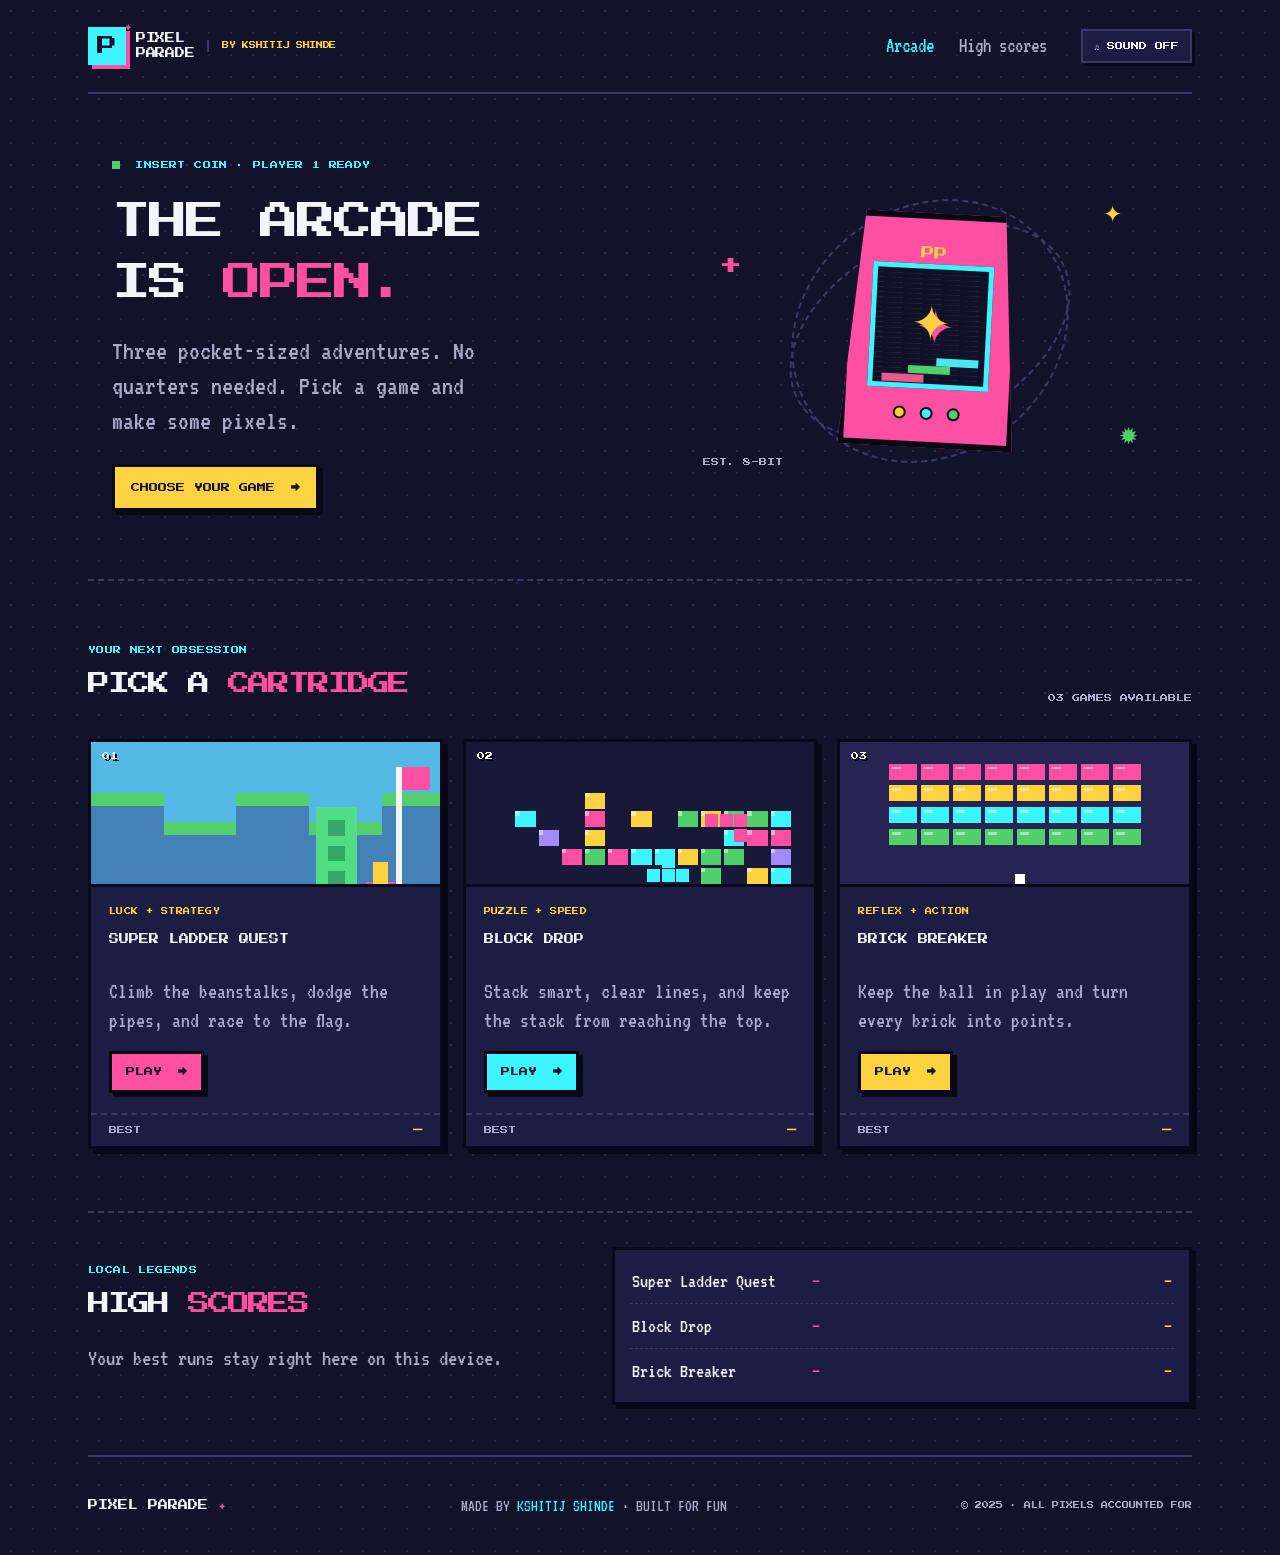
<file: index.html>
<!doctype html>
<html lang="en">
<head>
  <meta charset="utf-8"><meta name="viewport" content="width=device-width, initial-scale=1">
  <meta name="theme-color" content="#12122b"><meta name="description" content="Three tiny arcade adventures. Big pixel energy.">
  <title>PIXEL PARADE — Tiny arcade, big adventure</title><link rel="preconnect" href="https://fonts.googleapis.com"><link rel="preconnect" href="https://fonts.gstatic.com" crossorigin><link href="https://fonts.googleapis.com/css2?family=Press+Start+2P&family=VT323&display=swap" rel="stylesheet"><link rel="stylesheet" href="styles.css">
</head>
<body><div class="site-shell"><header class="site-header"><a class="brand" href="index.html" aria-label="Pixel Parade home"><span class="brand-mark">P<span>✦</span></span><span>PIXEL<br>PARADE</span><span class="header-credit">BY KSHITIJ SHINDE</span></a><nav><a class="active" href="index.html">Arcade</a><a href="#high-scores">High scores</a></nav><button class="sound-toggle" data-sound-toggle aria-pressed="false" aria-label="Turn sound on">♫ SOUND OFF</button></header>
<main><section class="hero"><div class="hero-copy"><p class="eyebrow"><span class="blink-dot"></span> INSERT COIN · PLAYER 1 READY</p><h1>THE ARCADE<br>IS <span>OPEN.</span></h1><p class="hero-intro">Three pocket-sized adventures. No quarters needed. Pick a game and make some pixels.</p><a class="button button-primary" href="#games">CHOOSE YOUR GAME <span>→</span></a></div><div class="hero-art" aria-label="A glowing pixel star and arcade cabinet illustration"><div class="orbit orbit-a"></div><div class="orbit orbit-b"></div><div class="arcade-cabinet"><div class="cabinet-top">PP</div><div class="cabinet-screen"><span class="pixel-star">✦</span><i></i></div><div class="cabinet-controls"><b></b><b></b><b></b></div></div><span class="float-spark spark-one">✦</span><span class="float-spark spark-two">+</span><span class="float-spark spark-three">✹</span><span class="hero-tag">EST. 8-BIT</span></div></section>
<section class="games-section" id="games"><div class="section-heading"><div><p class="eyebrow">YOUR NEXT OBSESSION</p><h2>PICK A <span>CARTRIDGE</span></h2></div><span class="game-count">03 GAMES AVAILABLE</span></div><div class="game-grid">
<article class="game-card"><div class="game-art ladder-art"><canvas class="thumb" data-art="ladder" width="240" height="130" aria-label="Pixel mountain and ladder"></canvas><span class="card-index">01</span></div><div class="game-info"><p class="game-type">LUCK + STRATEGY</p><h3>SUPER LADDER QUEST</h3><p>Climb the beanstalks, dodge the pipes, and race to the flag.</p><a class="button button-pink" href="ladder.html">PLAY <span>→</span></a></div><div class="mini-score" data-score="ladder">BEST <b>—</b></div></article>
<article class="game-card"><div class="game-art block-art"><canvas class="thumb" data-art="blocks" width="240" height="130" aria-label="Colorful falling pixel blocks"></canvas><span class="card-index">02</span></div><div class="game-info"><p class="game-type">PUZZLE + SPEED</p><h3>BLOCK DROP</h3><p>Stack smart, clear lines, and keep the stack from reaching the top.</p><a class="button button-cyan" href="blocks.html">PLAY <span>→</span></a></div><div class="mini-score" data-score="blocks">BEST <b>—</b></div></article>
<article class="game-card"><div class="game-art brick-art"><canvas class="thumb" data-art="bricks" width="240" height="130" aria-label="Paddle bouncing a ball into bricks"></canvas><span class="card-index">03</span></div><div class="game-info"><p class="game-type">REFLEX + ACTION</p><h3>BRICK BREAKER</h3><p>Keep the ball in play and turn every brick into points.</p><a class="button button-yellow" href="breaker.html">PLAY <span>→</span></a></div><div class="mini-score" data-score="breaker">BEST <b>—</b></div></article></div></section>
<section class="scores-section" id="high-scores"><div class="scores-title"><p class="eyebrow">LOCAL LEGENDS</p><h2>HIGH <span>SCORES</span></h2><p>Your best runs stay right here on this device.</p></div><div class="score-board" id="home-scores"><div class="score-row score-head"><span>GAME</span><span>PLAYER</span><span>TOP SCORE</span></div></div></section></main><footer class="site-footer"><a class="footer-brand" href="index.html">PIXEL PARADE <span>✦</span></a><p>MADE BY <strong>KSHITIJ SHINDE</strong> · BUILT FOR FUN</p><p class="footer-note">© 2025 · ALL PIXELS ACCOUNTED FOR</p></footer></div><script src="common.js" defer></script><script src="home.js" defer></script></body></html>
</file>
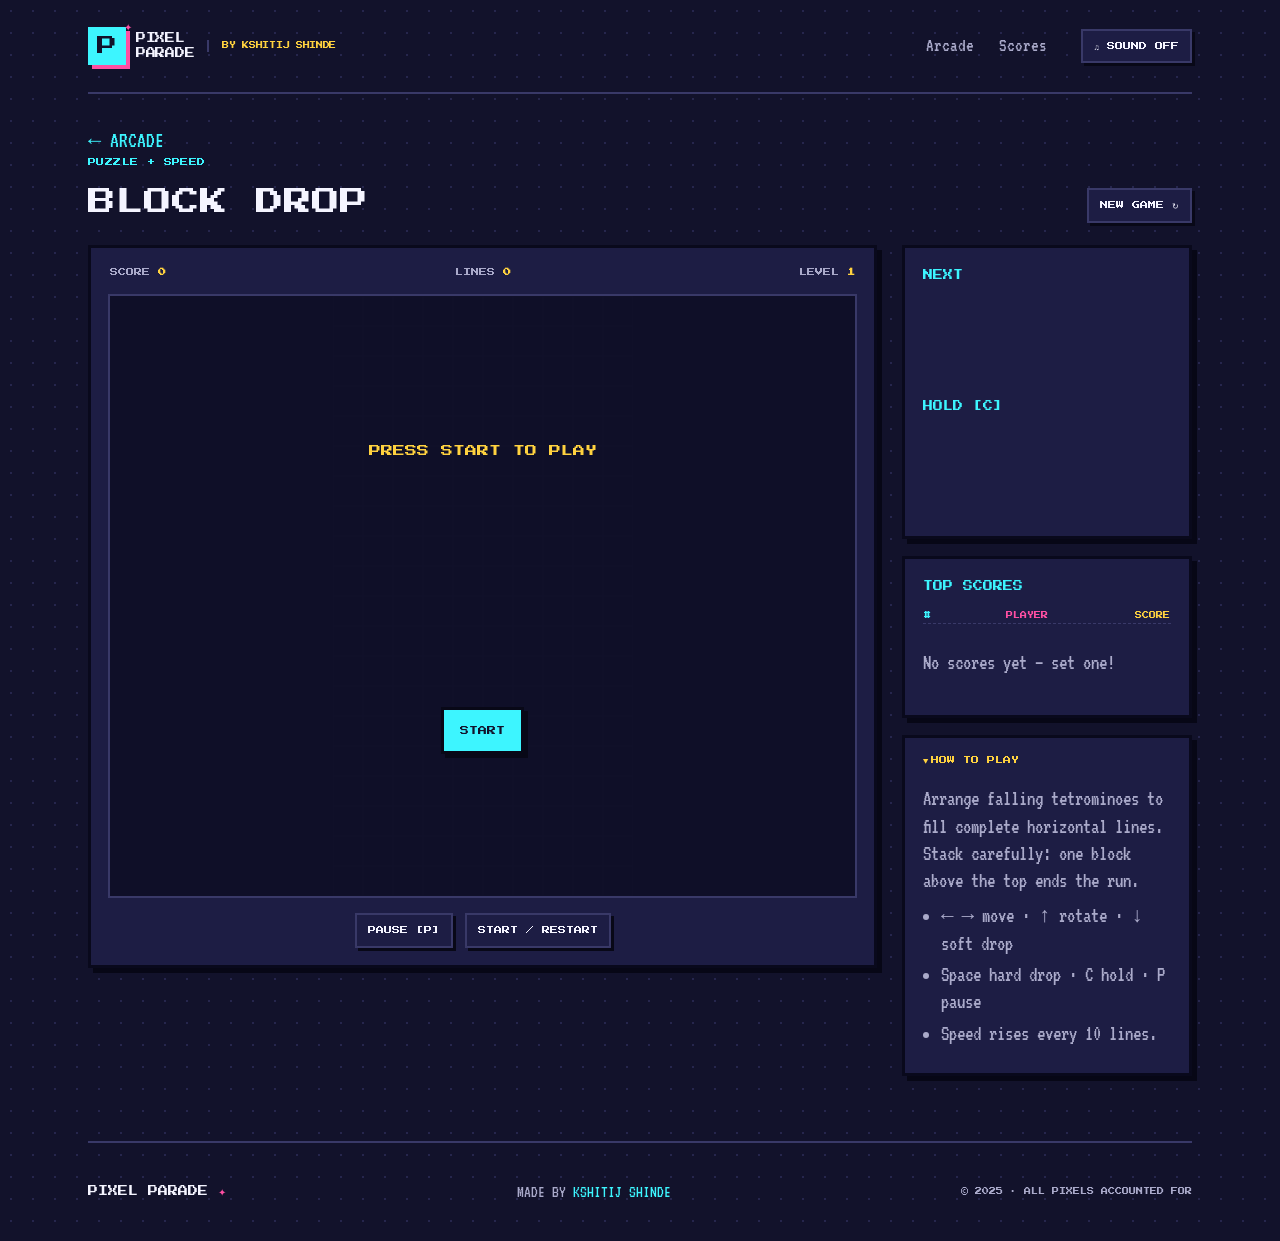
<file: blocks.html>
<!doctype html><html lang="en"><head><meta charset="utf-8"><meta name="viewport" content="width=device-width,initial-scale=1"><meta name="theme-color" content="#12122b"><title>Block Drop — PIXEL PARADE</title><link rel="preconnect" href="https://fonts.googleapis.com"><link rel="preconnect" href="https://fonts.gstatic.com" crossorigin><link href="https://fonts.googleapis.com/css2?family=Press+Start+2P&family=VT323&display=swap" rel="stylesheet"><link rel="stylesheet" href="styles.css"><script src="common.js" defer></script><script src="blocks.js" defer></script></head><body><div class="site-shell"><header class="site-header game-header"><a class="brand" href="index.html"><span class="brand-mark">P<span>✦</span></span><span>PIXEL<br>PARADE</span><span class="header-credit">BY KSHITIJ SHINDE</span></a><nav><a href="index.html">Arcade</a><a href="index.html#high-scores">Scores</a></nav><button class="sound-toggle" data-sound-toggle>♫ SOUND OFF</button></header><main><div class="page-heading"><div><a class="back-link" href="index.html">← ARCADE</a><p class="eyebrow">PUZZLE + SPEED</p><h1>BLOCK DROP</h1></div><button class="plain-button" id="restart">NEW GAME ↻</button></div><div class="game-layout"><section class="play-panel"><div class="hud"><span>SCORE <strong id="score">0</strong></span><span>LINES <strong id="lines">0</strong></span><span>LEVEL <strong id="level">1</strong></span></div><div class="canvas-wrap"><canvas id="board" class="game-canvas" width="300" height="600" aria-label="Block Drop game board"></canvas><div class="overlay-message" id="overlay">PRESS START TO PLAY<br><button class="button button-cyan" id="start">START</button></div></div><div class="game-controls"><button class="plain-button" id="pause">PAUSE [P]</button><button class="plain-button" id="start2">START / RESTART</button></div><div class="touch-pad"><button data-act="left">◀</button><button data-act="rotate">ROTATE</button><button data-act="right">▶</button><button data-act="down">▼</button><button data-act="drop">DROP</button><button data-act="hold">HOLD</button></div></section><aside class="side-column"><section class="side-panel"><h2>NEXT</h2><canvas id="next" class="game-canvas" width="120" height="100" aria-label="Next block preview"></canvas><h2>HOLD [C]</h2><canvas id="hold" class="game-canvas" width="120" height="90" aria-label="Held block preview"></canvas></section><section class="side-panel"><h2>TOP SCORES</h2><div class="score-list" data-score-list="blocks"></div></section><section class="side-panel"><details open><summary>HOW TO PLAY</summary><p>Arrange falling tetrominoes to fill complete horizontal lines. Stack carefully: one block above the top ends the run.</p><ul><li>← → move · ↑ rotate · ↓ soft drop</li><li>Space hard drop · C hold · P pause</li><li>Speed rises every 10 lines.</li></ul></details></section></aside></div></main><footer class="site-footer"><a class="footer-brand" href="index.html">PIXEL PARADE <span>✦</span></a><p>MADE BY <strong>KSHITIJ SHINDE</strong></p><p class="footer-note">© 2025 · ALL PIXELS ACCOUNTED FOR</p></footer></div></body></html>
</file>
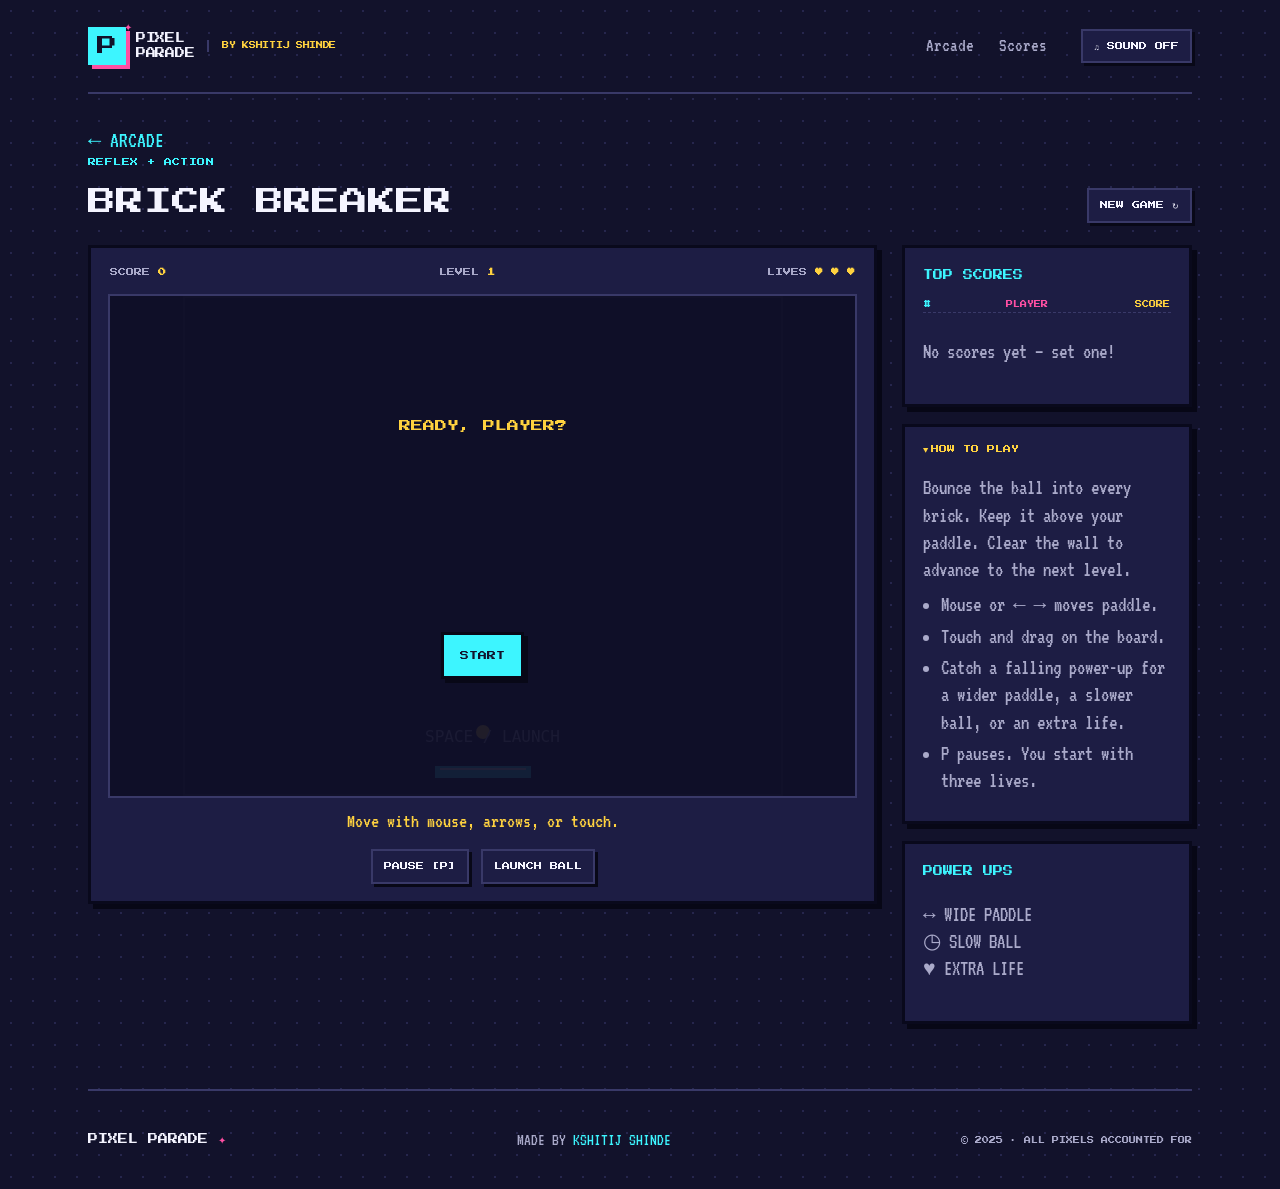
<file: breaker.html>
<!doctype html><html lang="en"><head><meta charset="utf-8"><meta name="viewport" content="width=device-width,initial-scale=1"><meta name="theme-color" content="#12122b"><title>Brick Breaker — PIXEL PARADE</title><link rel="preconnect" href="https://fonts.googleapis.com"><link rel="preconnect" href="https://fonts.gstatic.com" crossorigin><link href="https://fonts.googleapis.com/css2?family=Press+Start+2P&family=VT323&display=swap" rel="stylesheet"><link rel="stylesheet" href="styles.css"><script src="common.js" defer></script><script src="breaker.js" defer></script></head><body><div class="site-shell"><header class="site-header game-header"><a class="brand" href="index.html"><span class="brand-mark">P<span>✦</span></span><span>PIXEL<br>PARADE</span><span class="header-credit">BY KSHITIJ SHINDE</span></a><nav><a href="index.html">Arcade</a><a href="index.html#high-scores">Scores</a></nav><button class="sound-toggle" data-sound-toggle>♫ SOUND OFF</button></header><main><div class="page-heading"><div><a class="back-link" href="index.html">← ARCADE</a><p class="eyebrow">REFLEX + ACTION</p><h1>BRICK BREAKER</h1></div><button class="plain-button" id="restart">NEW GAME ↻</button></div><div class="game-layout"><section class="play-panel"><div class="hud"><span>SCORE <strong id="score">0</strong></span><span>LEVEL <strong id="level">1</strong></span><span>LIVES <strong id="lives">♥ ♥ ♥</strong></span></div><div class="canvas-wrap"><canvas id="board" class="game-canvas" width="600" height="500" aria-label="Brick Breaker game"></canvas><div class="overlay-message" id="overlay">READY, PLAYER?<br><button class="button button-cyan" id="start">START</button></div></div><p class="status-message" id="message">Move with mouse, arrows, or touch.</p><div class="game-controls"><button class="plain-button" id="pause">PAUSE [P]</button><button class="plain-button" id="launch">LAUNCH BALL</button></div><div class="touch-pad"><button data-move="left">◀</button><button data-move="right">▶</button></div></section><aside class="side-column"><section class="side-panel"><h2>TOP SCORES</h2><div class="score-list" data-score-list="breaker"></div></section><section class="side-panel"><details open><summary>HOW TO PLAY</summary><p>Bounce the ball into every brick. Keep it above your paddle. Clear the wall to advance to the next level.</p><ul><li>Mouse or ← → moves paddle.</li><li>Touch and drag on the board.</li><li>Catch a falling power-up for a wider paddle, a slower ball, or an extra life.</li><li>P pauses. You start with three lives.</li></ul></details></section><section class="side-panel"><h2>POWER UPS</h2><p>↔ WIDE PADDLE<br>◷ SLOW BALL<br>♥ EXTRA LIFE</p></section></aside></div></main><footer class="site-footer"><a class="footer-brand" href="index.html">PIXEL PARADE <span>✦</span></a><p>MADE BY <strong>KSHITIJ SHINDE</strong></p><p class="footer-note">© 2025 · ALL PIXELS ACCOUNTED FOR</p></footer></div></body></html>
</file>
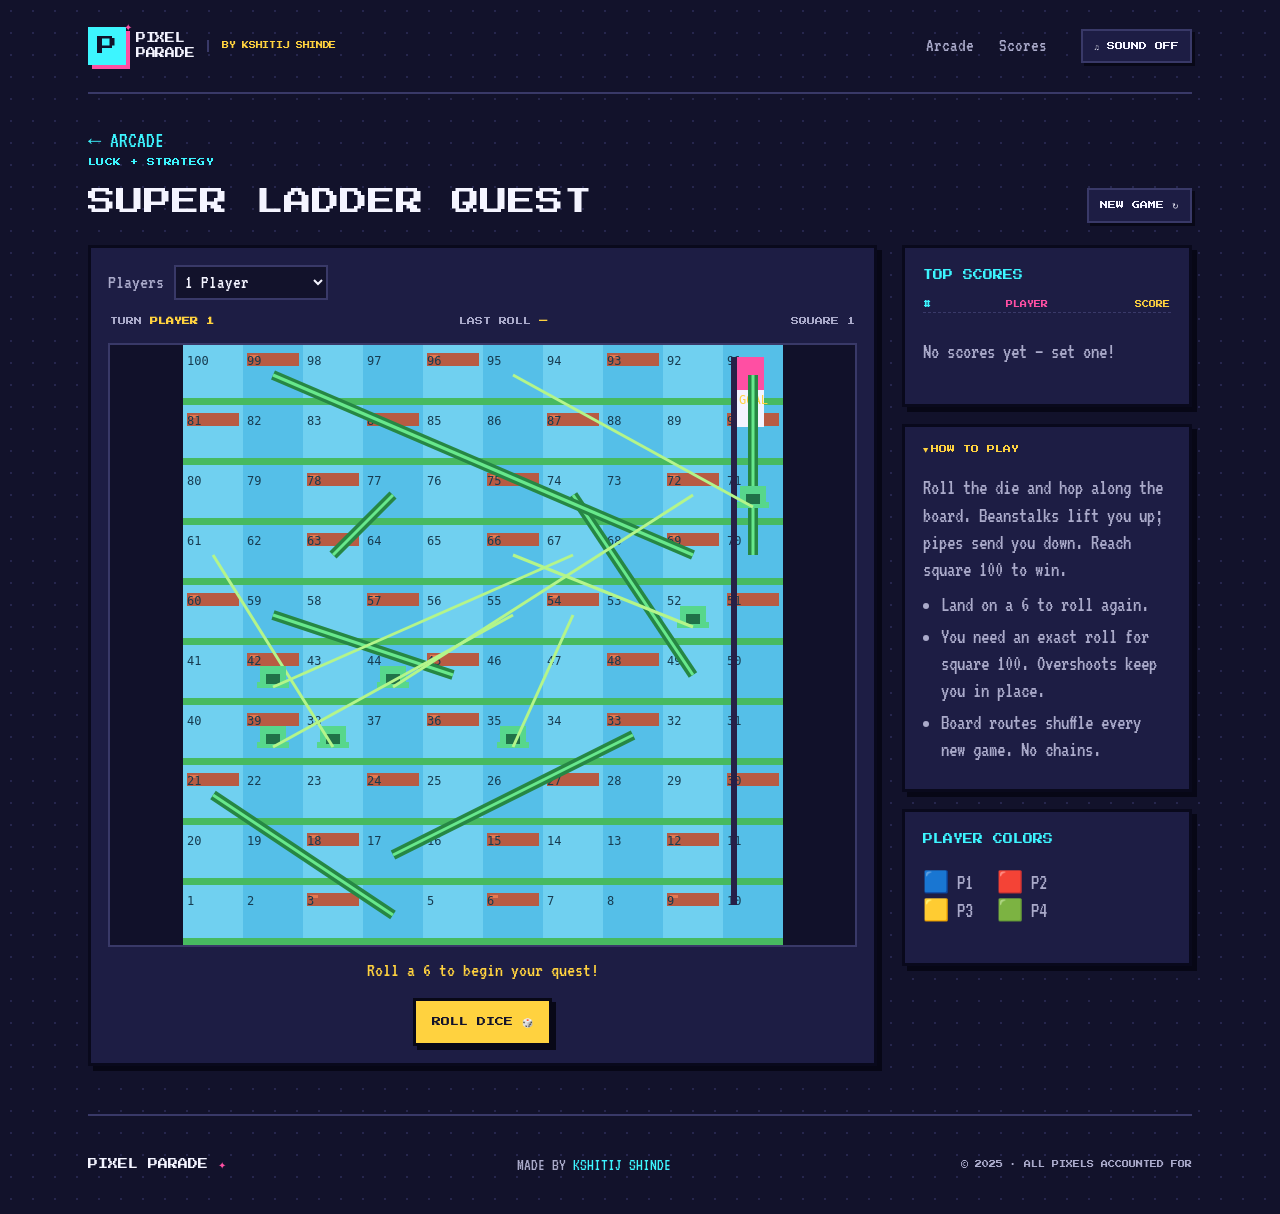
<file: ladder.html>
<!doctype html><html lang="en"><head><meta charset="utf-8"><meta name="viewport" content="width=device-width,initial-scale=1"><meta name="theme-color" content="#12122b"><title>Super Ladder Quest — PIXEL PARADE</title><link rel="preconnect" href="https://fonts.googleapis.com"><link rel="preconnect" href="https://fonts.gstatic.com" crossorigin><link href="https://fonts.googleapis.com/css2?family=Press+Start+2P&family=VT323&display=swap" rel="stylesheet"><link rel="stylesheet" href="styles.css"><script src="common.js" defer></script><script src="ladder.js" defer></script></head><body><div class="site-shell"><header class="site-header game-header"><a class="brand" href="index.html"><span class="brand-mark">P<span>✦</span></span><span>PIXEL<br>PARADE</span><span class="header-credit">BY KSHITIJ SHINDE</span></a><nav><a href="index.html">Arcade</a><a href="index.html#high-scores">Scores</a></nav><button class="sound-toggle" data-sound-toggle>♫ SOUND OFF</button></header><main><div class="page-heading"><div><a class="back-link" href="index.html">← ARCADE</a><p class="eyebrow">LUCK + STRATEGY</p><h1>SUPER LADDER QUEST</h1></div><button class="plain-button" id="new-game">NEW GAME ↻</button></div><div class="game-layout"><section class="play-panel"><div class="inline-options"><label for="players">Players</label><select id="players"><option value="1">1 Player</option><option value="2">2 Players</option><option value="3">3 Players</option><option value="4">4 Players</option><option value="cpu">1 Player vs CPU</option></select></div><div class="hud"><span>TURN <strong id="turn-label">PLAYER 1</strong></span><span>LAST ROLL <strong id="last-roll">—</strong></span><span id="ladder-score">SQUARE 1</span></div><div class="canvas-wrap"><canvas class="game-canvas" id="board" width="600" height="600" aria-label="Super Ladder Quest board"></canvas><div id="win-overlay" class="overlay-message hidden"><div><div id="winner-text">YOU WIN!</div><p class="status-message">QUEST COMPLETE</p><button class="button button-yellow" id="play-again">PLAY AGAIN</button></div></div></div><p class="status-message" id="ladder-message">Roll a 6 to begin your quest!</p><div class="game-controls"><button class="button button-primary" id="roll">ROLL DICE 🎲</button></div></section><aside class="side-column"><section class="side-panel"><h2>TOP SCORES</h2><div class="score-list" data-score-list="ladder"></div></section><section class="side-panel"><details open><summary>HOW TO PLAY</summary><p>Roll the die and hop along the board. Beanstalks lift you up; pipes send you down. Reach square 100 to win.</p><ul><li>Land on a 6 to roll again.</li><li>You need an exact roll for square 100. Overshoots keep you in place.</li><li>Board routes shuffle every new game. No chains.</li></ul></details></section><section class="side-panel"><h2>PLAYER COLORS</h2><p>🟦 P1 &nbsp; 🟥 P2<br>🟨 P3 &nbsp; 🟩 P4</p></section></aside></div></main><footer class="site-footer"><a class="footer-brand" href="index.html">PIXEL PARADE <span>✦</span></a><p>MADE BY <strong>KSHITIJ SHINDE</strong></p><p class="footer-note">© 2025 · ALL PIXELS ACCOUNTED FOR</p></footer></div></body></html>
</file>
<file: styles.css>
@import url('https://fonts.googleapis.com/css2?family=Press+Start+2P&family=VT323&display=swap');
:root{--bg:#12122b;--panel:#1d1d44;--panel2:#252552;--cyan:#3df5ff;--pink:#ff4fa3;--yellow:#ffd23f;--green:#4fd06a;--white:#f4f4ff;--muted:#aaaaca;--line:#393968;--shadow:#080817;--body:'VT323',monospace;--pixel:'Press Start 2P',monospace}*{box-sizing:border-box}html{scroll-behavior:smooth}body{margin:0;color:var(--white);background:var(--bg);font:22px/1.3 var(--body);min-height:100vh;background-image:radial-gradient(#26264d 1px,transparent 1px);background-size:22px 22px}a{color:inherit;text-decoration:none}button{font:inherit;color:inherit}.site-shell{max-width:1160px;padding:0 28px;margin:auto}.site-header{height:94px;display:flex;align-items:center;border-bottom:2px solid var(--line);gap:34px}.brand{font:10px/1.5 var(--pixel);display:flex;align-items:center;gap:10px;letter-spacing:-.3px}.brand-mark{width:38px;height:38px;background:var(--cyan);color:var(--bg);display:grid;place-items:center;font:20px var(--pixel);box-shadow:4px 4px var(--pink);position:relative;animation:mark-hop 2.5s steps(2,end) infinite}.brand-mark span{color:var(--pink);font-size:10px;position:absolute;right:-6px;top:-6px}.site-header nav{display:flex;gap:25px;margin-left:auto}.site-header nav a{font-size:21px;color:var(--muted)}.site-header nav a:hover,.site-header nav a.active{color:var(--cyan)}.sound-toggle,.plain-button,.icon-button{border:2px solid var(--line);background:var(--panel);padding:9px 11px;font:8px/1.6 var(--pixel);cursor:pointer;box-shadow:3px 3px var(--shadow)}.sound-toggle[aria-pressed=true]{color:var(--yellow);border-color:var(--yellow)}button:focus-visible,a:focus-visible{outline:3px solid var(--yellow);outline-offset:4px}.hero{min-height:420px;display:grid;grid-template-columns:1.1fr .9fr;align-items:center;padding:56px 24px 68px;border-bottom:2px dashed var(--line)}.eyebrow,.game-type{font:8px/1.8 var(--pixel);color:var(--cyan);letter-spacing:.4px}.blink-dot{display:inline-block;width:8px;height:8px;background:var(--green);margin-right:7px;animation:blink 1s steps(2,end) infinite}.hero h1,.section-heading h2,.scores-title h2{font:clamp(26px,4vw,39px)/1.55 var(--pixel);letter-spacing:-2px;margin:20px 0}.hero h1 span,.section-heading h2 span,.scores-title h2 span{color:var(--pink)}.hero-intro{font-size:27px;color:var(--muted);max-width:370px;margin:0 0 25px}.button{display:inline-flex;align-items:center;gap:16px;border:3px solid var(--shadow);box-shadow:4px 4px var(--shadow);padding:14px 16px;color:var(--bg);font:9px/1.5 var(--pixel);transition:transform .08s,box-shadow .08s}.button:hover{filter:brightness(1.12)}.button:active{transform:translate(4px,4px);box-shadow:0 0 var(--shadow)}.button-primary{background:var(--yellow)}.button-pink{background:var(--pink)}.button-cyan{background:var(--cyan)}.button-yellow{background:var(--yellow)}.hero-art{height:300px;position:relative;display:grid;place-items:center;overflow:hidden}.arcade-cabinet{position:relative;width:175px;height:235px;background:var(--pink);border:6px solid #080817;box-shadow:10px 10px #070714;clip-path:polygon(10% 0,90% 0,100% 100%,0 100%);padding:24px 21px 10px;z-index:2;transform:rotate(3deg)}.cabinet-top{text-align:center;font:13px var(--pixel);color:var(--yellow);margin:4px}.cabinet-screen{height:125px;background:#101028;border:5px solid var(--cyan);display:grid;place-items:center;position:relative;overflow:hidden}.cabinet-screen:after{content:'';position:absolute;inset:0;background:repeating-linear-gradient(0deg,transparent 0 4px,#ffffff12 5px)}.pixel-star{font-size:48px;color:var(--yellow);text-shadow:4px 4px var(--pink);animation:star-flash 1.4s steps(2,end) infinite}.cabinet-screen i{position:absolute;bottom:10px;width:42px;height:8px;background:var(--green);box-shadow:-26px 9px #eb568e,28px -8px #47e7ef}.cabinet-controls{display:flex;justify-content:center;gap:14px;padding-top:18px}.cabinet-controls b{width:13px;height:13px;border-radius:50%;background:var(--yellow);border:2px solid #111}.cabinet-controls b:nth-child(2){background:var(--cyan)}.cabinet-controls b:nth-child(3){background:var(--green)}.orbit{position:absolute;border:2px dashed var(--line);border-radius:50%;width:300px;height:190px;transform:rotate(-27deg)}.orbit-b{width:250px;height:290px;transform:rotate(55deg)}.float-spark{position:absolute;color:var(--cyan);font:23px var(--pixel);z-index:3}.spark-one{top:18px;right:46px;color:var(--yellow)}.spark-two{top:74px;left:26px;color:var(--pink)}.spark-three{bottom:32px;right:30px;color:var(--green)}.hero-tag{position:absolute;bottom:15px;left:10px;color:var(--muted);font:8px var(--pixel)}.games-section{padding:54px 0 62px}.section-heading{display:flex;justify-content:space-between;align-items:end;margin-bottom:27px}.section-heading h2,.scores-title h2{font-size:22px;margin:10px 0}.game-count{font:8px var(--pixel);color:var(--muted);margin-bottom:10px}.game-grid{display:grid;grid-template-columns:repeat(3,1fr);gap:20px}.game-card{background:var(--panel);border:3px solid #09091c;box-shadow:5px 5px #070716;position:relative;display:flex;flex-direction:column;min-width:0}.game-art{height:145px;position:relative;display:grid;place-items:center;overflow:hidden;border-bottom:3px solid #09091c;background:#181839}.ladder-art{background:#4ba7d5}.block-art{background:#181839}.brick-art{background:#282452}.thumb{image-rendering:pixelated;width:100%;height:100%}.card-index{position:absolute;top:10px;left:11px;font:8px var(--pixel);color:#fff;text-shadow:2px 2px #000}.game-info{padding:19px 18px 20px;flex:1}.game-type{font-size:7px;color:var(--yellow);margin:0 0 12px}.game-info h3{font:10px/1.8 var(--pixel);min-height:37px;margin:0 0 10px}.game-info>p:not(.game-type){margin:0 0 17px;color:var(--muted);font-size:22px;min-height:57px}.game-info .button{padding:11px 14px}.mini-score{border-top:2px dashed var(--line);padding:11px 18px;font:8px var(--pixel);color:var(--muted)}.mini-score b{float:right;color:var(--yellow);font-size:9px}.scores-section{padding:34px 0 50px;border-top:2px dashed var(--line);display:grid;grid-template-columns:1fr 1.2fr;gap:40px;align-items:center}.scores-title h2{margin-bottom:10px}.scores-title>p:last-child{color:var(--muted);font-size:23px}.score-board{background:var(--panel);border:3px solid #09091c;box-shadow:4px 4px #070716;padding:9px 15px}.score-row{display:grid;grid-template-columns:1fr 1fr 1fr;padding:9px 2px;border-bottom:1px dashed var(--line);font-size:20px}.score-row:last-child{border-bottom:0}.score-head{font:7px var(--pixel);color:var(--cyan);padding:8px 2px 11px}.score-row span:last-child{text-align:right;color:var(--yellow)}.score-row span:nth-child(2){color:var(--pink)}.site-footer{border-top:2px solid var(--line);min-height:100px;display:flex;align-items:center;justify-content:space-between;gap:20px;color:var(--muted);font-size:17px}.footer-brand{font:10px var(--pixel);color:var(--white)}.footer-brand span{color:var(--pink)}.site-footer p{margin:0}.site-footer strong{color:var(--cyan);font-weight:400}.footer-note{font:7px var(--pixel)}
/* Game pages */
.page-heading{padding:32px 0 22px;display:flex;align-items:end;justify-content:space-between;gap:20px}.back-link{color:var(--cyan);font-size:22px}.page-heading h1{font:clamp(19px,3vw,28px)/1.5 var(--pixel);margin:12px 0 0}.page-heading .eyebrow{margin:0}.game-layout{display:grid;grid-template-columns:minmax(0,1fr) 290px;gap:25px;align-items:start;padding-bottom:48px}.play-panel,.side-panel{background:var(--panel);border:3px solid #09091c;box-shadow:5px 5px #070716;padding:17px}.play-panel{min-width:0}.canvas-wrap{display:grid;place-items:center;min-height:330px;background:#11112a;border:2px solid var(--line);overflow:hidden;position:relative}.game-canvas{display:block;max-width:100%;height:auto;image-rendering:pixelated;touch-action:none}.game-controls{display:flex;align-items:center;justify-content:center;gap:12px;flex-wrap:wrap;padding-top:15px}.game-controls .button{cursor:pointer}.hud{display:flex;justify-content:space-between;gap:12px;flex-wrap:wrap;padding:0 2px 15px;font:8px/1.8 var(--pixel);color:var(--muted)}.hud strong{color:var(--yellow)}.side-panel{padding:18px;margin-bottom:17px}.side-panel h2{font:10px/1.8 var(--pixel);margin:0 0 13px;color:var(--cyan)}.side-panel p,.side-panel li{color:var(--muted);font-size:21px}.side-panel ul{padding-left:18px;margin:6px 0}.side-panel li{padding:2px 0}.side-panel details summary{font:8px var(--pixel);color:var(--yellow);cursor:pointer}.side-panel details p{margin-bottom:0}.score-list{display:grid;gap:4px}.score-list .score-row{font-size:19px;padding:4px 1px}.score-list .score-row span:first-child{color:var(--cyan)}.score-list .score-head{font-size:7px}.game-select{background:var(--bg);color:var(--white);padding:6px;border:2px solid var(--line);font:19px var(--body)}.initials-form{display:flex;gap:8px;margin-top:10px}.initials-form input{width:72px;background:var(--bg);color:var(--yellow);border:2px solid var(--line);font:18px var(--pixel);text-transform:uppercase;padding:7px;text-align:center}.initials-form button{font:7px var(--pixel);padding:8px;border:2px solid var(--shadow);background:var(--cyan);color:var(--bg);cursor:pointer}.status-message{color:var(--yellow);font-size:20px;text-align:center;min-height:26px;margin:10px 0 0}.touch-pad{display:none;gap:9px;justify-content:center;padding:14px 0 0}.touch-pad button{background:var(--panel2);border:2px solid var(--line);padding:11px 15px;box-shadow:3px 3px #09091c;font:9px var(--pixel);touch-action:manipulation}.touch-pad button:active{transform:translate(3px,3px);box-shadow:none}.overlay-message{position:absolute;inset:0;background:#101028ed;display:grid;place-items:center;text-align:center;padding:20px;font:12px/2 var(--pixel);color:var(--yellow);z-index:5}.hidden{display:none!important}.inline-options{display:flex;gap:10px;align-items:center;flex-wrap:wrap;padding:0 0 14px;font-size:20px}.inline-options label{color:var(--muted)}.inline-options select{background:var(--bg);color:var(--white);border:2px solid var(--line);padding:5px;font:19px var(--body)}.site-header.game-header nav a{font-size:19px}
@keyframes blink{to{opacity:0}}@keyframes star-flash{50%{transform:scale(.8);color:var(--cyan)}}@keyframes mark-hop{50%{transform:translateY(-3px)}}.pixel-confetti{position:absolute;width:8px;height:8px;box-shadow:2px 2px #080817;animation:confetti-fall 1.2s steps(5,end) infinite;pointer-events:none}@keyframes confetti-fall{to{transform:translateY(90px) rotate(90deg);opacity:.2}}
@media(max-width:760px){.site-shell{padding:0 17px}.site-header{height:74px;gap:12px}.site-header nav{gap:12px}.site-header nav a{font-size:18px}.brand{font-size:8px}.brand-mark{width:32px;height:32px;font-size:17px}.sound-toggle{font-size:6px;padding:7px}.hero{grid-template-columns:1fr;padding:43px 6px 25px}.hero-art{height:245px;grid-row:1}.hero-copy{grid-row:2}.hero h1{font-size:30px}.game-grid{grid-template-columns:1fr 1fr}.game-card:last-child{grid-column:span 2}.scores-section{grid-template-columns:1fr;gap:14px}.site-footer{flex-wrap:wrap;padding:20px 0}.game-layout{grid-template-columns:1fr}.side-column{display:grid;grid-template-columns:1fr 1fr;gap:14px}.side-panel{margin:0}.play-panel{padding:10px}.page-heading{align-items:start;flex-direction:column}.canvas-wrap{min-height:250px}}
@media(max-width:480px){.site-header nav a{font-size:16px}.site-header nav{gap:9px}.sound-toggle{max-width:78px;line-height:1.7}.hero-art{height:215px}.game-grid{grid-template-columns:1fr}.game-card:last-child{grid-column:auto}.game-art{height:160px}.section-heading{display:block}.game-count{display:block}.side-column{grid-template-columns:1fr}.site-footer{justify-content:center;text-align:center;flex-direction:column;gap:10px}.score-row{grid-template-columns:.9fr 1fr 1.2fr}.canvas-wrap{min-height:200px}}
@media(prefers-reduced-motion:reduce){*,*:before,*:after{scroll-behavior:auto!important;animation:none!important;transition:none!important}}

.header-credit{font:7px/1.6 var(--pixel);color:var(--yellow);border-left:2px solid var(--line);padding-left:13px;margin-left:3px;white-space:nowrap}@media(max-width:480px){.site-header{gap:8px}.header-credit{font-size:6px;padding-left:7px;margin-left:0}.brand{gap:7px}}
</file>
